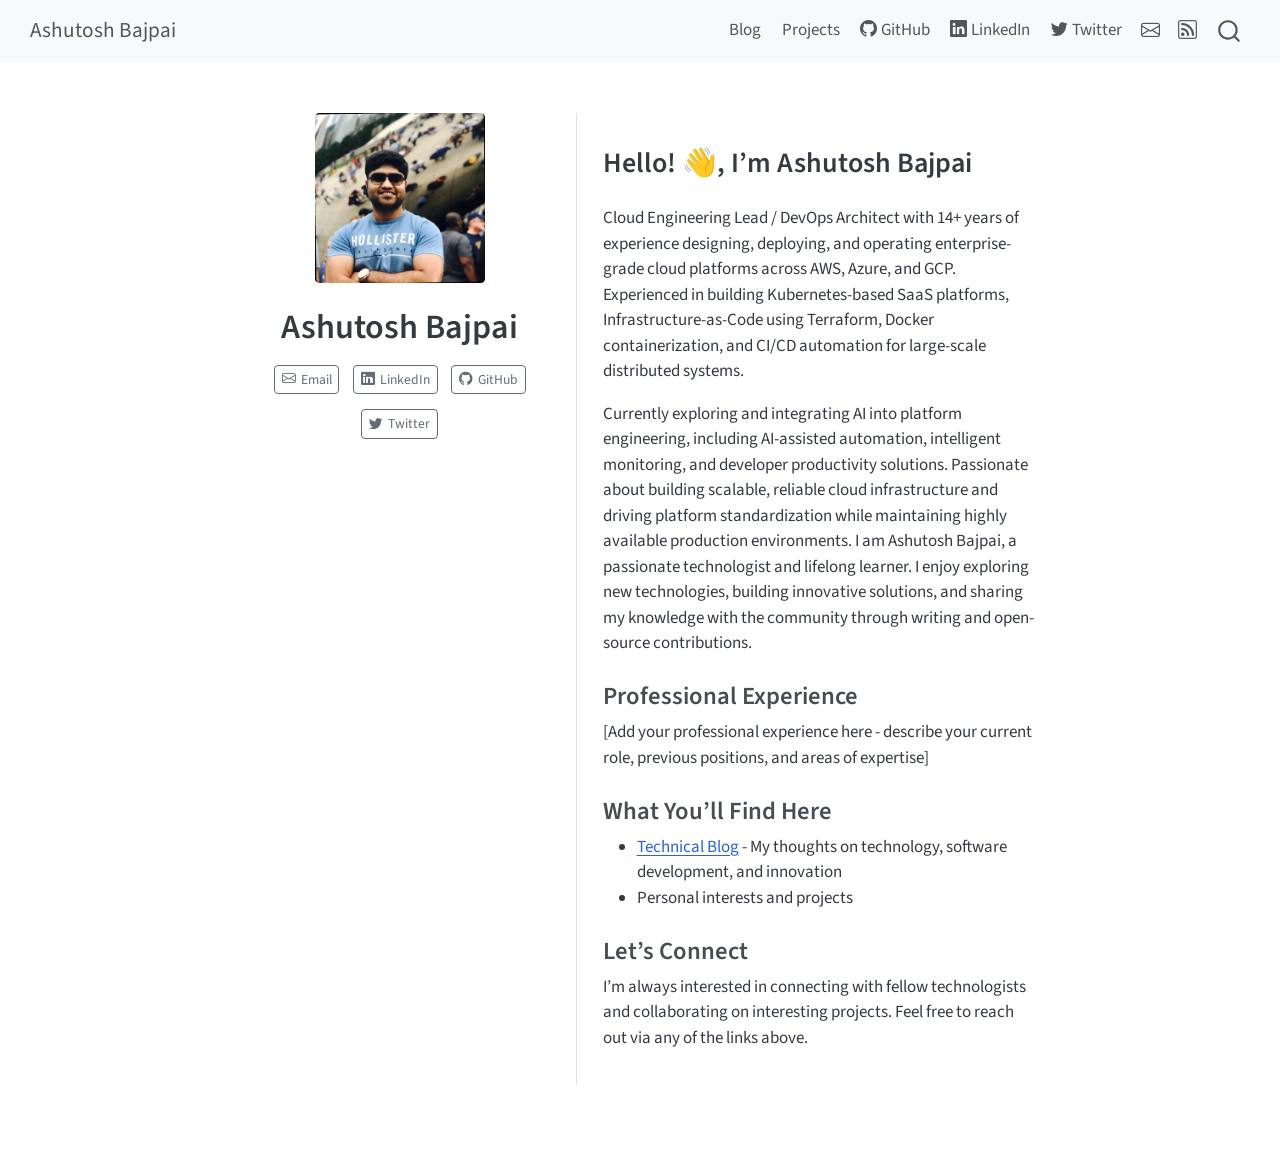
<file: index.html>
<!DOCTYPE html>
<html xmlns="http://www.w3.org/1999/xhtml" lang="en" xml:lang="en"><head>

<meta charset="utf-8">
<meta name="generator" content="quarto-1.8.27">

<meta name="viewport" content="width=device-width, initial-scale=1.0, user-scalable=yes">


<title>Ashutosh Bajpai</title>
<style>
code{white-space: pre-wrap;}
span.smallcaps{font-variant: small-caps;}
div.columns{display: flex; gap: min(4vw, 1.5em);}
div.column{flex: auto; overflow-x: auto;}
div.hanging-indent{margin-left: 1.5em; text-indent: -1.5em;}
ul.task-list{list-style: none;}
ul.task-list li input[type="checkbox"] {
  width: 0.8em;
  margin: 0 0.8em 0.2em -1em; /* quarto-specific, see https://github.com/quarto-dev/quarto-cli/issues/4556 */ 
  vertical-align: middle;
}
</style>


<script src="site_libs/quarto-nav/quarto-nav.js"></script>
<script src="site_libs/quarto-nav/headroom.min.js"></script>
<script src="site_libs/clipboard/clipboard.min.js"></script>
<script src="site_libs/quarto-search/autocomplete.umd.js"></script>
<script src="site_libs/quarto-search/fuse.min.js"></script>
<script src="site_libs/quarto-search/quarto-search.js"></script>
<meta name="quarto:offset" content="./">
<script src="site_libs/quarto-html/quarto.js" type="module"></script>
<script src="site_libs/quarto-html/tabsets/tabsets.js" type="module"></script>
<script src="site_libs/quarto-html/axe/axe-check.js" type="module"></script>
<script src="site_libs/quarto-html/popper.min.js"></script>
<script src="site_libs/quarto-html/tippy.umd.min.js"></script>
<link href="site_libs/quarto-html/tippy.css" rel="stylesheet">
<link href="site_libs/quarto-html/quarto-syntax-highlighting-ed96de9b727972fe78a7b5d16c58bf87.css" rel="stylesheet" id="quarto-text-highlighting-styles">
<script src="site_libs/bootstrap/bootstrap.min.js"></script>
<link href="site_libs/bootstrap/bootstrap-icons.css" rel="stylesheet">
<link href="site_libs/bootstrap/bootstrap-afa37c5c79185640b9c231024f4fe5ea.min.css" rel="stylesheet" append-hash="true" id="quarto-bootstrap" data-mode="light">
<script id="quarto-search-options" type="application/json">{
  "location": "navbar",
  "copy-button": false,
  "collapse-after": 3,
  "panel-placement": "end",
  "type": "overlay",
  "limit": 50,
  "keyboard-shortcut": [
    "f",
    "/",
    "s"
  ],
  "show-item-context": false,
  "language": {
    "search-no-results-text": "No results",
    "search-matching-documents-text": "matching documents",
    "search-copy-link-title": "Copy link to search",
    "search-hide-matches-text": "Hide additional matches",
    "search-more-match-text": "more match in this document",
    "search-more-matches-text": "more matches in this document",
    "search-clear-button-title": "Clear",
    "search-text-placeholder": "",
    "search-detached-cancel-button-title": "Cancel",
    "search-submit-button-title": "Submit",
    "search-label": "Search"
  }
}</script>


<link rel="stylesheet" href="styles.css">
<meta property="og:title" content="Ashutosh Bajpai">
<meta property="og:image" content="https:/ashutoshbajpai007.github.io/blog.html/images/ashutosh.jpg">
<meta property="og:site_name" content="Ashutosh Bajpai">
<meta name="twitter:title" content="Ashutosh Bajpai">
<meta name="twitter:image" content="https:/ashutoshbajpai007.github.io/blog.html/images/ashutosh.jpg">
<meta name="twitter:card" content="summary_large_image">
</head>

<body class="nav-fixed fullcontent quarto-light">

<div id="quarto-search-results"></div>
  <header id="quarto-header" class="headroom fixed-top">
    <nav class="navbar navbar-expand-lg " data-bs-theme="dark">
      <div class="navbar-container container-fluid">
      <div class="navbar-brand-container mx-auto">
    <a class="navbar-brand" href="./index.html">
    <span class="navbar-title">Ashutosh Bajpai</span>
    </a>
  </div>
            <div id="quarto-search" class="" title="Search"></div>
          <button class="navbar-toggler" type="button" data-bs-toggle="collapse" data-bs-target="#navbarCollapse" aria-controls="navbarCollapse" role="menu" aria-expanded="false" aria-label="Toggle navigation" onclick="if (window.quartoToggleHeadroom) { window.quartoToggleHeadroom(); }">
  <span class="navbar-toggler-icon"></span>
</button>
          <div class="collapse navbar-collapse" id="navbarCollapse">
            <ul class="navbar-nav navbar-nav-scroll ms-auto">
  <li class="nav-item">
    <a class="nav-link" href="./blog.html"> 
<span class="menu-text">Blog</span></a>
  </li>  
  <li class="nav-item">
    <a class="nav-link" href="./projects.html"> 
<span class="menu-text">Projects</span></a>
  </li>  
  <li class="nav-item">
    <a class="nav-link" href="https://github.com/ashutoshbajpai007"> <i class="bi bi-github" role="img">
</i> 
<span class="menu-text">GitHub</span></a>
  </li>  
  <li class="nav-item">
    <a class="nav-link" href="https://www.linkedin.com/in/ashutosh-bajpai-devops/"> <i class="bi bi-linkedin" role="img">
</i> 
<span class="menu-text">LinkedIn</span></a>
  </li>  
  <li class="nav-item">
    <a class="nav-link" href="https://twitter.com/YOUR_TWITTER_HANDLE"> <i class="bi bi-twitter" role="img">
</i> 
<span class="menu-text">Twitter</span></a>
  </li>  
  <li class="nav-item compact">
    <a class="nav-link" href="mailto:ashutosh.bajpai00007@gmail.com"> <i class="bi bi-envelope" role="img">
</i> 
<span class="menu-text"></span></a>
  </li>  
  <li class="nav-item compact">
    <a class="nav-link" href="./blog.xml"> <i class="bi bi-rss" role="img">
</i> 
<span class="menu-text"></span></a>
  </li>  
</ul>
          </div> <!-- /navcollapse -->
            <div class="quarto-navbar-tools">
</div>
      </div> <!-- /container-fluid -->
    </nav>
</header>
<!-- content -->
<div id="quarto-content" class="quarto-container page-columns page-rows-contents page-layout-article page-navbar">
<!-- sidebar -->
<!-- margin-sidebar -->
    
<!-- main -->
<div class="quarto-about-trestles">
  <div class="about-entity">
    <img src="images/ashutosh.jpg" class="about-image
  rounded " style="width: 10em;">
<header id="title-block-header" class="quarto-title-block default">
<div class="quarto-title">
<h1 class="title">Ashutosh Bajpai</h1>
</div>
<div class="quarto-title-meta">
  </div>
</header>
    <div class="about-links">
  <a href="mailto:ashutosh.bajpai00007@gmail.com" class="about-link" rel="" target="">
    <i class="bi bi-envelope"></i>
     <span class="about-link-text">Email</span>
  </a>
  <a href="https://www.linkedin.com/in/ashutosh-bajpai-devops/" class="about-link" rel="" target="">
    <i class="bi bi-linkedin"></i>
     <span class="about-link-text">LinkedIn</span>
  </a>
  <a href="https://github.com/ashutoshbajpai007" class="about-link" rel="" target="_blank">
    <i class="bi bi-github"></i>
     <span class="about-link-text">GitHub</span>
  </a>
  <a href="https://twitter.com/YOUR_TWITTER_HANDLE" class="about-link" rel="" target="_blank">
    <i class="bi bi-twitter"></i>
     <span class="about-link-text">Twitter</span>
  </a>
</div>
  </div>
  <div class="about-contents"><main class="content" id="quarto-document-content">
<div id="hero-heading">
<section id="hello-im-ashutosh-bajpai" class="level2">
<h2 data-anchor-id="hello-im-ashutosh-bajpai">Hello! 👋, I’m Ashutosh Bajpai</h2>
<p>Cloud Engineering Lead / DevOps Architect with 14+ years of experience designing, deploying, and operating enterprise-grade cloud platforms across AWS, Azure, and GCP. Experienced in building Kubernetes-based SaaS platforms, Infrastructure-as-Code using Terraform, Docker containerization, and CI/CD automation for large-scale distributed systems.</p>
<p>Currently exploring and integrating AI into platform engineering, including AI-assisted automation, intelligent monitoring, and developer productivity solutions. Passionate about building scalable, reliable cloud infrastructure and driving platform standardization while maintaining highly available production environments. I am Ashutosh Bajpai, a passionate technologist and lifelong learner. I enjoy exploring new technologies, building innovative solutions, and sharing my knowledge with the community through writing and open-source contributions.</p>
<section id="professional-experience" class="level3">
<h3 data-anchor-id="professional-experience">Professional Experience</h3>
<p>[Add your professional experience here - describe your current role, previous positions, and areas of expertise]</p>
</section>
<section id="what-youll-find-here" class="level3">
<h3 data-anchor-id="what-youll-find-here">What You’ll Find Here</h3>
<ul>
<li><a href="blog.html">Technical Blog</a> - My thoughts on technology, software development, and innovation</li>
<li>Personal interests and projects</li>
</ul>
</section>
<section id="lets-connect" class="level3">
<h3 data-anchor-id="lets-connect">Let’s Connect</h3>
<p>I’m always interested in connecting with fellow technologists and collaborating on interesting projects. Feel free to reach out via any of the links above.</p>
</section>
</section>
</div>


</main></div>
</div>
 <!-- /main -->
<script id="quarto-html-after-body" type="application/javascript">
  window.document.addEventListener("DOMContentLoaded", function (event) {
    const isCodeAnnotation = (el) => {
      for (const clz of el.classList) {
        if (clz.startsWith('code-annotation-')) {                     
          return true;
        }
      }
      return false;
    }
    const onCopySuccess = function(e) {
      // button target
      const button = e.trigger;
      // don't keep focus
      button.blur();
      // flash "checked"
      button.classList.add('code-copy-button-checked');
      var currentTitle = button.getAttribute("title");
      button.setAttribute("title", "Copied!");
      let tooltip;
      if (window.bootstrap) {
        button.setAttribute("data-bs-toggle", "tooltip");
        button.setAttribute("data-bs-placement", "left");
        button.setAttribute("data-bs-title", "Copied!");
        tooltip = new bootstrap.Tooltip(button, 
          { trigger: "manual", 
            customClass: "code-copy-button-tooltip",
            offset: [0, -8]});
        tooltip.show();    
      }
      setTimeout(function() {
        if (tooltip) {
          tooltip.hide();
          button.removeAttribute("data-bs-title");
          button.removeAttribute("data-bs-toggle");
          button.removeAttribute("data-bs-placement");
        }
        button.setAttribute("title", currentTitle);
        button.classList.remove('code-copy-button-checked');
      }, 1000);
      // clear code selection
      e.clearSelection();
    }
    const getTextToCopy = function(trigger) {
      const outerScaffold = trigger.parentElement.cloneNode(true);
      const codeEl = outerScaffold.querySelector('code');
      for (const childEl of codeEl.children) {
        if (isCodeAnnotation(childEl)) {
          childEl.remove();
        }
      }
      return codeEl.innerText;
    }
    const clipboard = new window.ClipboardJS('.code-copy-button:not([data-in-quarto-modal])', {
      text: getTextToCopy
    });
    clipboard.on('success', onCopySuccess);
    if (window.document.getElementById('quarto-embedded-source-code-modal')) {
      const clipboardModal = new window.ClipboardJS('.code-copy-button[data-in-quarto-modal]', {
        text: getTextToCopy,
        container: window.document.getElementById('quarto-embedded-source-code-modal')
      });
      clipboardModal.on('success', onCopySuccess);
    }
      var localhostRegex = new RegExp(/^(?:http|https):\/\/localhost\:?[0-9]*\//);
      var mailtoRegex = new RegExp(/^mailto:/);
        var filterRegex = new RegExp("https:\/ashutoshbajpai007\.github\.io\/blog\.html");
      var isInternal = (href) => {
          return filterRegex.test(href) || localhostRegex.test(href) || mailtoRegex.test(href);
      }
      // Inspect non-navigation links and adorn them if external
     var links = window.document.querySelectorAll('a[href]:not(.nav-link):not(.navbar-brand):not(.toc-action):not(.sidebar-link):not(.sidebar-item-toggle):not(.pagination-link):not(.no-external):not([aria-hidden]):not(.dropdown-item):not(.quarto-navigation-tool):not(.about-link)');
      for (var i=0; i<links.length; i++) {
        const link = links[i];
        if (!isInternal(link.href)) {
          // undo the damage that might have been done by quarto-nav.js in the case of
          // links that we want to consider external
          if (link.dataset.originalHref !== undefined) {
            link.href = link.dataset.originalHref;
          }
        }
      }
    function tippyHover(el, contentFn, onTriggerFn, onUntriggerFn) {
      const config = {
        allowHTML: true,
        maxWidth: 500,
        delay: 100,
        arrow: false,
        appendTo: function(el) {
            return el.parentElement;
        },
        interactive: true,
        interactiveBorder: 10,
        theme: 'quarto',
        placement: 'bottom-start',
      };
      if (contentFn) {
        config.content = contentFn;
      }
      if (onTriggerFn) {
        config.onTrigger = onTriggerFn;
      }
      if (onUntriggerFn) {
        config.onUntrigger = onUntriggerFn;
      }
      window.tippy(el, config); 
    }
    const noterefs = window.document.querySelectorAll('a[role="doc-noteref"]');
    for (var i=0; i<noterefs.length; i++) {
      const ref = noterefs[i];
      tippyHover(ref, function() {
        // use id or data attribute instead here
        let href = ref.getAttribute('data-footnote-href') || ref.getAttribute('href');
        try { href = new URL(href).hash; } catch {}
        const id = href.replace(/^#\/?/, "");
        const note = window.document.getElementById(id);
        if (note) {
          return note.innerHTML;
        } else {
          return "";
        }
      });
    }
    const xrefs = window.document.querySelectorAll('a.quarto-xref');
    const processXRef = (id, note) => {
      // Strip column container classes
      const stripColumnClz = (el) => {
        el.classList.remove("page-full", "page-columns");
        if (el.children) {
          for (const child of el.children) {
            stripColumnClz(child);
          }
        }
      }
      stripColumnClz(note)
      if (id === null || id.startsWith('sec-')) {
        // Special case sections, only their first couple elements
        const container = document.createElement("div");
        if (note.children && note.children.length > 2) {
          container.appendChild(note.children[0].cloneNode(true));
          for (let i = 1; i < note.children.length; i++) {
            const child = note.children[i];
            if (child.tagName === "P" && child.innerText === "") {
              continue;
            } else {
              container.appendChild(child.cloneNode(true));
              break;
            }
          }
          if (window.Quarto?.typesetMath) {
            window.Quarto.typesetMath(container);
          }
          return container.innerHTML
        } else {
          if (window.Quarto?.typesetMath) {
            window.Quarto.typesetMath(note);
          }
          return note.innerHTML;
        }
      } else {
        // Remove any anchor links if they are present
        const anchorLink = note.querySelector('a.anchorjs-link');
        if (anchorLink) {
          anchorLink.remove();
        }
        if (window.Quarto?.typesetMath) {
          window.Quarto.typesetMath(note);
        }
        if (note.classList.contains("callout")) {
          return note.outerHTML;
        } else {
          return note.innerHTML;
        }
      }
    }
    for (var i=0; i<xrefs.length; i++) {
      const xref = xrefs[i];
      tippyHover(xref, undefined, function(instance) {
        instance.disable();
        let url = xref.getAttribute('href');
        let hash = undefined; 
        if (url.startsWith('#')) {
          hash = url;
        } else {
          try { hash = new URL(url).hash; } catch {}
        }
        if (hash) {
          const id = hash.replace(/^#\/?/, "");
          const note = window.document.getElementById(id);
          if (note !== null) {
            try {
              const html = processXRef(id, note.cloneNode(true));
              instance.setContent(html);
            } finally {
              instance.enable();
              instance.show();
            }
          } else {
            // See if we can fetch this
            fetch(url.split('#')[0])
            .then(res => res.text())
            .then(html => {
              const parser = new DOMParser();
              const htmlDoc = parser.parseFromString(html, "text/html");
              const note = htmlDoc.getElementById(id);
              if (note !== null) {
                const html = processXRef(id, note);
                instance.setContent(html);
              } 
            }).finally(() => {
              instance.enable();
              instance.show();
            });
          }
        } else {
          // See if we can fetch a full url (with no hash to target)
          // This is a special case and we should probably do some content thinning / targeting
          fetch(url)
          .then(res => res.text())
          .then(html => {
            const parser = new DOMParser();
            const htmlDoc = parser.parseFromString(html, "text/html");
            const note = htmlDoc.querySelector('main.content');
            if (note !== null) {
              // This should only happen for chapter cross references
              // (since there is no id in the URL)
              // remove the first header
              if (note.children.length > 0 && note.children[0].tagName === "HEADER") {
                note.children[0].remove();
              }
              const html = processXRef(null, note);
              instance.setContent(html);
            } 
          }).finally(() => {
            instance.enable();
            instance.show();
          });
        }
      }, function(instance) {
      });
    }
        let selectedAnnoteEl;
        const selectorForAnnotation = ( cell, annotation) => {
          let cellAttr = 'data-code-cell="' + cell + '"';
          let lineAttr = 'data-code-annotation="' +  annotation + '"';
          const selector = 'span[' + cellAttr + '][' + lineAttr + ']';
          return selector;
        }
        const selectCodeLines = (annoteEl) => {
          const doc = window.document;
          const targetCell = annoteEl.getAttribute("data-target-cell");
          const targetAnnotation = annoteEl.getAttribute("data-target-annotation");
          const annoteSpan = window.document.querySelector(selectorForAnnotation(targetCell, targetAnnotation));
          const lines = annoteSpan.getAttribute("data-code-lines").split(",");
          const lineIds = lines.map((line) => {
            return targetCell + "-" + line;
          })
          let top = null;
          let height = null;
          let parent = null;
          if (lineIds.length > 0) {
              //compute the position of the single el (top and bottom and make a div)
              const el = window.document.getElementById(lineIds[0]);
              top = el.offsetTop;
              height = el.offsetHeight;
              parent = el.parentElement.parentElement;
            if (lineIds.length > 1) {
              const lastEl = window.document.getElementById(lineIds[lineIds.length - 1]);
              const bottom = lastEl.offsetTop + lastEl.offsetHeight;
              height = bottom - top;
            }
            if (top !== null && height !== null && parent !== null) {
              // cook up a div (if necessary) and position it 
              let div = window.document.getElementById("code-annotation-line-highlight");
              if (div === null) {
                div = window.document.createElement("div");
                div.setAttribute("id", "code-annotation-line-highlight");
                div.style.position = 'absolute';
                parent.appendChild(div);
              }
              div.style.top = top - 2 + "px";
              div.style.height = height + 4 + "px";
              div.style.left = 0;
              let gutterDiv = window.document.getElementById("code-annotation-line-highlight-gutter");
              if (gutterDiv === null) {
                gutterDiv = window.document.createElement("div");
                gutterDiv.setAttribute("id", "code-annotation-line-highlight-gutter");
                gutterDiv.style.position = 'absolute';
                const codeCell = window.document.getElementById(targetCell);
                const gutter = codeCell.querySelector('.code-annotation-gutter');
                gutter.appendChild(gutterDiv);
              }
              gutterDiv.style.top = top - 2 + "px";
              gutterDiv.style.height = height + 4 + "px";
            }
            selectedAnnoteEl = annoteEl;
          }
        };
        const unselectCodeLines = () => {
          const elementsIds = ["code-annotation-line-highlight", "code-annotation-line-highlight-gutter"];
          elementsIds.forEach((elId) => {
            const div = window.document.getElementById(elId);
            if (div) {
              div.remove();
            }
          });
          selectedAnnoteEl = undefined;
        };
          // Handle positioning of the toggle
      window.addEventListener(
        "resize",
        throttle(() => {
          elRect = undefined;
          if (selectedAnnoteEl) {
            selectCodeLines(selectedAnnoteEl);
          }
        }, 10)
      );
      function throttle(fn, ms) {
      let throttle = false;
      let timer;
        return (...args) => {
          if(!throttle) { // first call gets through
              fn.apply(this, args);
              throttle = true;
          } else { // all the others get throttled
              if(timer) clearTimeout(timer); // cancel #2
              timer = setTimeout(() => {
                fn.apply(this, args);
                timer = throttle = false;
              }, ms);
          }
        };
      }
        // Attach click handler to the DT
        const annoteDls = window.document.querySelectorAll('dt[data-target-cell]');
        for (const annoteDlNode of annoteDls) {
          annoteDlNode.addEventListener('click', (event) => {
            const clickedEl = event.target;
            if (clickedEl !== selectedAnnoteEl) {
              unselectCodeLines();
              const activeEl = window.document.querySelector('dt[data-target-cell].code-annotation-active');
              if (activeEl) {
                activeEl.classList.remove('code-annotation-active');
              }
              selectCodeLines(clickedEl);
              clickedEl.classList.add('code-annotation-active');
            } else {
              // Unselect the line
              unselectCodeLines();
              clickedEl.classList.remove('code-annotation-active');
            }
          });
        }
    const findCites = (el) => {
      const parentEl = el.parentElement;
      if (parentEl) {
        const cites = parentEl.dataset.cites;
        if (cites) {
          return {
            el,
            cites: cites.split(' ')
          };
        } else {
          return findCites(el.parentElement)
        }
      } else {
        return undefined;
      }
    };
    var bibliorefs = window.document.querySelectorAll('a[role="doc-biblioref"]');
    for (var i=0; i<bibliorefs.length; i++) {
      const ref = bibliorefs[i];
      const citeInfo = findCites(ref);
      if (citeInfo) {
        tippyHover(citeInfo.el, function() {
          var popup = window.document.createElement('div');
          citeInfo.cites.forEach(function(cite) {
            var citeDiv = window.document.createElement('div');
            citeDiv.classList.add('hanging-indent');
            citeDiv.classList.add('csl-entry');
            var biblioDiv = window.document.getElementById('ref-' + cite);
            if (biblioDiv) {
              citeDiv.innerHTML = biblioDiv.innerHTML;
            }
            popup.appendChild(citeDiv);
          });
          return popup.innerHTML;
        });
      }
    }
  });
  </script>
</div> <!-- /content -->




</body></html>
</file>
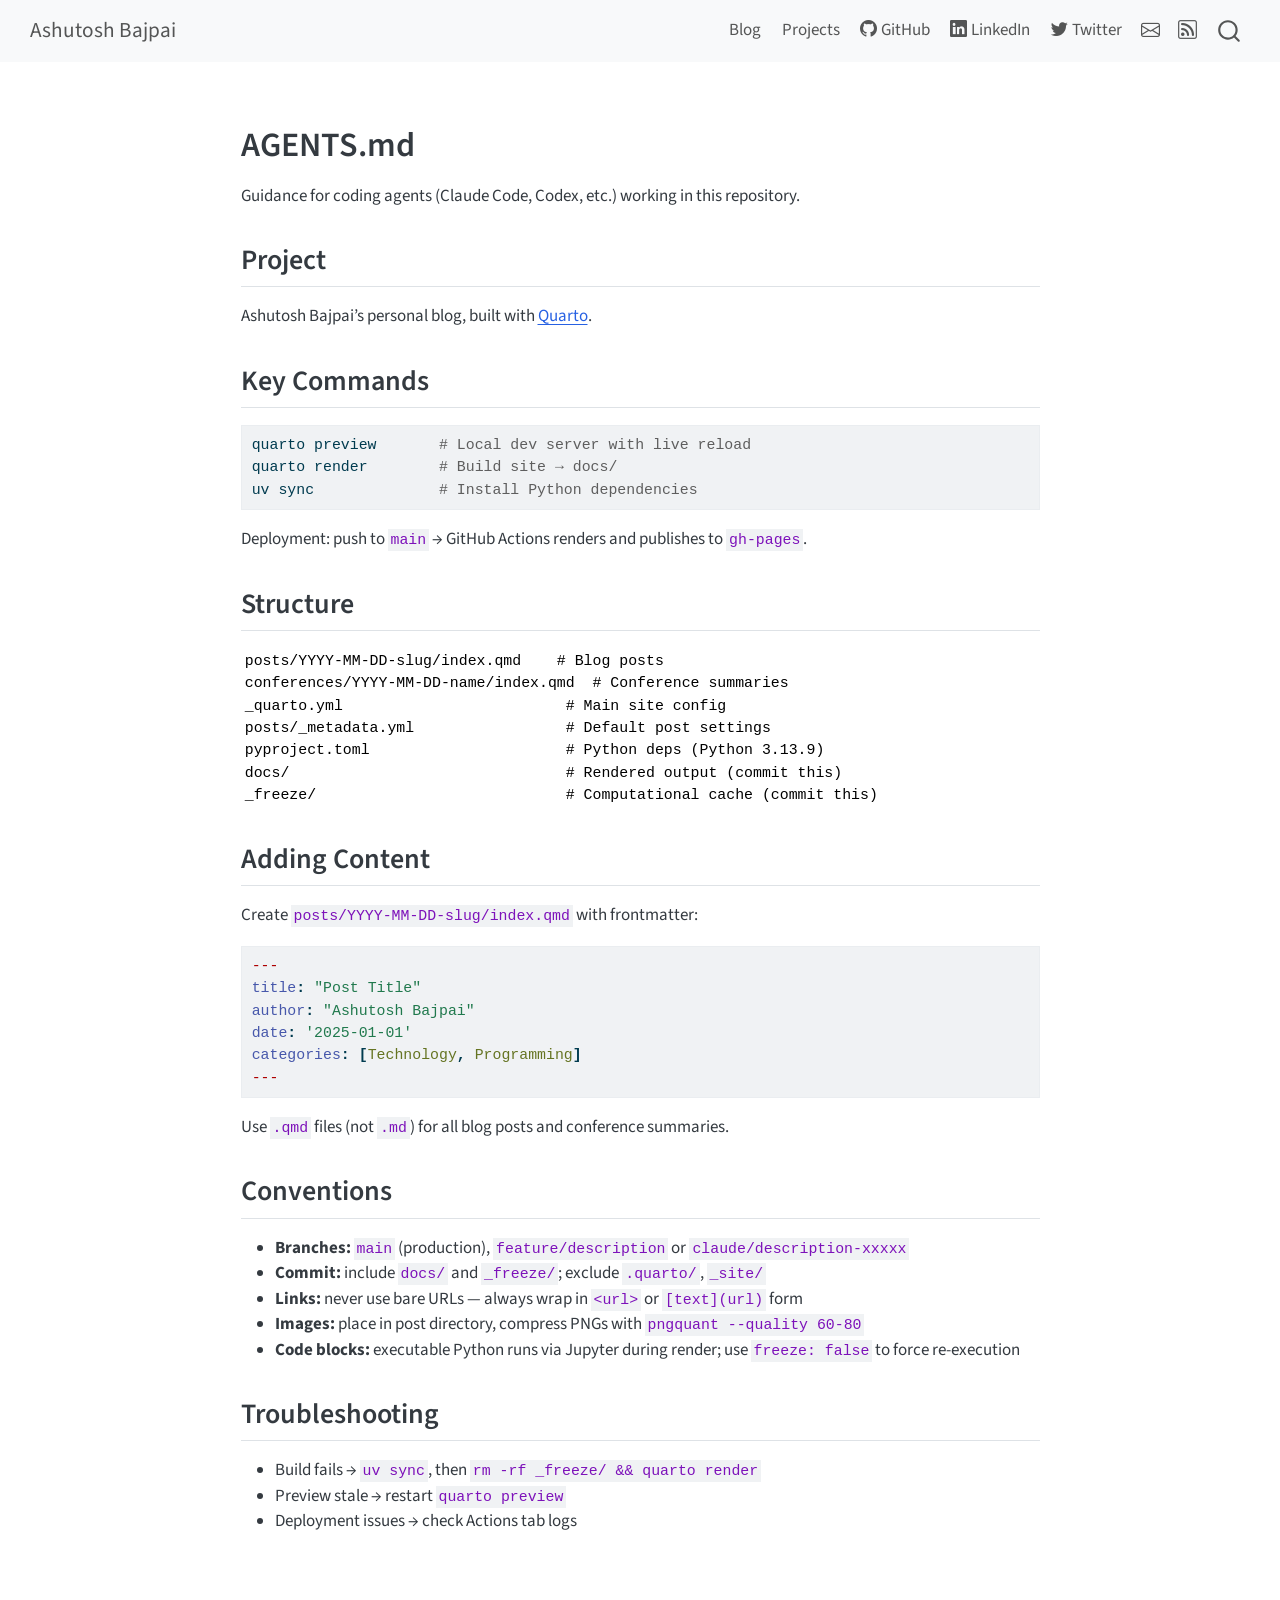
<file: AGENTS.html>
<!DOCTYPE html>
<html xmlns="http://www.w3.org/1999/xhtml" lang="en" xml:lang="en"><head>

<meta charset="utf-8">
<meta name="generator" content="quarto-1.8.27">

<meta name="viewport" content="width=device-width, initial-scale=1.0, user-scalable=yes">


<title>agents – Ashutosh Bajpai</title>
<style>
code{white-space: pre-wrap;}
span.smallcaps{font-variant: small-caps;}
div.columns{display: flex; gap: min(4vw, 1.5em);}
div.column{flex: auto; overflow-x: auto;}
div.hanging-indent{margin-left: 1.5em; text-indent: -1.5em;}
ul.task-list{list-style: none;}
ul.task-list li input[type="checkbox"] {
  width: 0.8em;
  margin: 0 0.8em 0.2em -1em; /* quarto-specific, see https://github.com/quarto-dev/quarto-cli/issues/4556 */ 
  vertical-align: middle;
}
/* CSS for syntax highlighting */
html { -webkit-text-size-adjust: 100%; }
pre > code.sourceCode { white-space: pre; position: relative; }
pre > code.sourceCode > span { display: inline-block; line-height: 1.25; }
pre > code.sourceCode > span:empty { height: 1.2em; }
.sourceCode { overflow: visible; }
code.sourceCode > span { color: inherit; text-decoration: inherit; }
div.sourceCode { margin: 1em 0; }
pre.sourceCode { margin: 0; }
@media screen {
div.sourceCode { overflow: auto; }
}
@media print {
pre > code.sourceCode { white-space: pre-wrap; }
pre > code.sourceCode > span { text-indent: -5em; padding-left: 5em; }
}
pre.numberSource code
  { counter-reset: source-line 0; }
pre.numberSource code > span
  { position: relative; left: -4em; counter-increment: source-line; }
pre.numberSource code > span > a:first-child::before
  { content: counter(source-line);
    position: relative; left: -1em; text-align: right; vertical-align: baseline;
    border: none; display: inline-block;
    -webkit-touch-callout: none; -webkit-user-select: none;
    -khtml-user-select: none; -moz-user-select: none;
    -ms-user-select: none; user-select: none;
    padding: 0 4px; width: 4em;
  }
pre.numberSource { margin-left: 3em;  padding-left: 4px; }
div.sourceCode
  {   }
@media screen {
pre > code.sourceCode > span > a:first-child::before { text-decoration: underline; }
}
</style>


<script src="site_libs/quarto-nav/quarto-nav.js"></script>
<script src="site_libs/quarto-nav/headroom.min.js"></script>
<script src="site_libs/clipboard/clipboard.min.js"></script>
<script src="site_libs/quarto-search/autocomplete.umd.js"></script>
<script src="site_libs/quarto-search/fuse.min.js"></script>
<script src="site_libs/quarto-search/quarto-search.js"></script>
<meta name="quarto:offset" content="./">
<script src="site_libs/quarto-html/quarto.js" type="module"></script>
<script src="site_libs/quarto-html/tabsets/tabsets.js" type="module"></script>
<script src="site_libs/quarto-html/axe/axe-check.js" type="module"></script>
<script src="site_libs/quarto-html/popper.min.js"></script>
<script src="site_libs/quarto-html/tippy.umd.min.js"></script>
<script src="site_libs/quarto-html/anchor.min.js"></script>
<link href="site_libs/quarto-html/tippy.css" rel="stylesheet">
<link href="site_libs/quarto-html/quarto-syntax-highlighting-ed96de9b727972fe78a7b5d16c58bf87.css" rel="stylesheet" id="quarto-text-highlighting-styles">
<script src="site_libs/bootstrap/bootstrap.min.js"></script>
<link href="site_libs/bootstrap/bootstrap-icons.css" rel="stylesheet">
<link href="site_libs/bootstrap/bootstrap-afa37c5c79185640b9c231024f4fe5ea.min.css" rel="stylesheet" append-hash="true" id="quarto-bootstrap" data-mode="light">
<script id="quarto-search-options" type="application/json">{
  "location": "navbar",
  "copy-button": false,
  "collapse-after": 3,
  "panel-placement": "end",
  "type": "overlay",
  "limit": 50,
  "keyboard-shortcut": [
    "f",
    "/",
    "s"
  ],
  "show-item-context": false,
  "language": {
    "search-no-results-text": "No results",
    "search-matching-documents-text": "matching documents",
    "search-copy-link-title": "Copy link to search",
    "search-hide-matches-text": "Hide additional matches",
    "search-more-match-text": "more match in this document",
    "search-more-matches-text": "more matches in this document",
    "search-clear-button-title": "Clear",
    "search-text-placeholder": "",
    "search-detached-cancel-button-title": "Cancel",
    "search-submit-button-title": "Submit",
    "search-label": "Search"
  }
}</script>


<link rel="stylesheet" href="styles.css">
<meta property="og:title" content="Ashutosh Bajpai">
<meta property="og:description" content="This is Ashutosh Bajpai’s personal website">
<meta property="og:site_name" content="Ashutosh Bajpai">
<meta name="twitter:title" content="Ashutosh Bajpai">
<meta name="twitter:description" content="This is Ashutosh Bajpai’s personal website">
<meta name="twitter:card" content="summary_large_image">
</head>

<body class="nav-fixed fullcontent quarto-light">

<div id="quarto-search-results"></div>
  <header id="quarto-header" class="headroom fixed-top">
    <nav class="navbar navbar-expand-lg " data-bs-theme="dark">
      <div class="navbar-container container-fluid">
      <div class="navbar-brand-container mx-auto">
    <a class="navbar-brand" href="./index.html">
    <span class="navbar-title">Ashutosh Bajpai</span>
    </a>
  </div>
            <div id="quarto-search" class="" title="Search"></div>
          <button class="navbar-toggler" type="button" data-bs-toggle="collapse" data-bs-target="#navbarCollapse" aria-controls="navbarCollapse" role="menu" aria-expanded="false" aria-label="Toggle navigation" onclick="if (window.quartoToggleHeadroom) { window.quartoToggleHeadroom(); }">
  <span class="navbar-toggler-icon"></span>
</button>
          <div class="collapse navbar-collapse" id="navbarCollapse">
            <ul class="navbar-nav navbar-nav-scroll ms-auto">
  <li class="nav-item">
    <a class="nav-link" href="./blog.html"> 
<span class="menu-text">Blog</span></a>
  </li>  
  <li class="nav-item">
    <a class="nav-link" href="./projects.html"> 
<span class="menu-text">Projects</span></a>
  </li>  
  <li class="nav-item">
    <a class="nav-link" href="https://github.com/ashutoshbajpai007"> <i class="bi bi-github" role="img">
</i> 
<span class="menu-text">GitHub</span></a>
  </li>  
  <li class="nav-item">
    <a class="nav-link" href="https://www.linkedin.com/in/ashutosh-bajpai-devops/"> <i class="bi bi-linkedin" role="img">
</i> 
<span class="menu-text">LinkedIn</span></a>
  </li>  
  <li class="nav-item">
    <a class="nav-link" href="https://twitter.com/YOUR_TWITTER_HANDLE"> <i class="bi bi-twitter" role="img">
</i> 
<span class="menu-text">Twitter</span></a>
  </li>  
  <li class="nav-item compact">
    <a class="nav-link" href="mailto:ashutosh.bajpai00007@gmail.com"> <i class="bi bi-envelope" role="img">
</i> 
<span class="menu-text"></span></a>
  </li>  
  <li class="nav-item compact">
    <a class="nav-link" href="./blog.xml"> <i class="bi bi-rss" role="img">
</i> 
<span class="menu-text"></span></a>
  </li>  
</ul>
          </div> <!-- /navcollapse -->
            <div class="quarto-navbar-tools">
</div>
      </div> <!-- /container-fluid -->
    </nav>
</header>
<!-- content -->
<div id="quarto-content" class="quarto-container page-columns page-rows-contents page-layout-article page-navbar">
<!-- sidebar -->
<!-- margin-sidebar -->
    
<!-- main -->
<main class="content" id="quarto-document-content"><header id="title-block-header" class="quarto-title-block"></header>




<section id="agents.md" class="level1">
<h1>AGENTS.md</h1>
<p>Guidance for coding agents (Claude Code, Codex, etc.) working in this repository.</p>
<section id="project" class="level2">
<h2 class="anchored" data-anchor-id="project">Project</h2>
<p>Ashutosh Bajpai’s personal blog, built with <a href="https://quarto.org/">Quarto</a>.</p>
</section>
<section id="key-commands" class="level2">
<h2 class="anchored" data-anchor-id="key-commands">Key Commands</h2>
<div class="code-copy-outer-scaffold"><div class="sourceCode" id="cb1"><pre class="sourceCode bash code-with-copy"><code class="sourceCode bash"><span id="cb1-1"><a href="#cb1-1" aria-hidden="true" tabindex="-1"></a><span class="ex">quarto</span> preview       <span class="co"># Local dev server with live reload</span></span>
<span id="cb1-2"><a href="#cb1-2" aria-hidden="true" tabindex="-1"></a><span class="ex">quarto</span> render        <span class="co"># Build site → docs/</span></span>
<span id="cb1-3"><a href="#cb1-3" aria-hidden="true" tabindex="-1"></a><span class="ex">uv</span> sync              <span class="co"># Install Python dependencies</span></span></code></pre></div><button title="Copy to Clipboard" class="code-copy-button"><i class="bi"></i></button></div>
<p>Deployment: push to <code>main</code> → GitHub Actions renders and publishes to <code>gh-pages</code>.</p>
</section>
<section id="structure" class="level2">
<h2 class="anchored" data-anchor-id="structure">Structure</h2>
<pre class="text"><code>posts/YYYY-MM-DD-slug/index.qmd    # Blog posts
conferences/YYYY-MM-DD-name/index.qmd  # Conference summaries
_quarto.yml                         # Main site config
posts/_metadata.yml                 # Default post settings
pyproject.toml                      # Python deps (Python 3.13.9)
docs/                               # Rendered output (commit this)
_freeze/                            # Computational cache (commit this)</code></pre>
</section>
<section id="adding-content" class="level2">
<h2 class="anchored" data-anchor-id="adding-content">Adding Content</h2>
<p>Create <code>posts/YYYY-MM-DD-slug/index.qmd</code> with frontmatter:</p>
<div class="code-copy-outer-scaffold"><div class="sourceCode" id="cb3"><pre class="sourceCode yaml code-with-copy"><code class="sourceCode yaml"><span id="cb3-1"><a href="#cb3-1" aria-hidden="true" tabindex="-1"></a><span class="pp">---</span></span>
<span id="cb3-2"><a href="#cb3-2" aria-hidden="true" tabindex="-1"></a><span class="fu">title</span><span class="kw">:</span><span class="at"> </span><span class="st">"Post Title"</span></span>
<span id="cb3-3"><a href="#cb3-3" aria-hidden="true" tabindex="-1"></a><span class="fu">author</span><span class="kw">:</span><span class="at"> </span><span class="st">"Ashutosh Bajpai"</span></span>
<span id="cb3-4"><a href="#cb3-4" aria-hidden="true" tabindex="-1"></a><span class="fu">date</span><span class="kw">:</span><span class="at"> </span><span class="st">'2025-01-01'</span></span>
<span id="cb3-5"><a href="#cb3-5" aria-hidden="true" tabindex="-1"></a><span class="fu">categories</span><span class="kw">:</span><span class="at"> </span><span class="kw">[</span><span class="at">Technology</span><span class="kw">,</span><span class="at"> Programming</span><span class="kw">]</span></span>
<span id="cb3-6"><a href="#cb3-6" aria-hidden="true" tabindex="-1"></a><span class="pp">---</span></span></code></pre></div><button title="Copy to Clipboard" class="code-copy-button"><i class="bi"></i></button></div>
<p>Use <code>.qmd</code> files (not <code>.md</code>) for all blog posts and conference summaries.</p>
</section>
<section id="conventions" class="level2">
<h2 class="anchored" data-anchor-id="conventions">Conventions</h2>
<ul>
<li><strong>Branches:</strong> <code>main</code> (production), <code>feature/description</code> or <code>claude/description-xxxxx</code></li>
<li><strong>Commit:</strong> include <code>docs/</code> and <code>_freeze/</code>; exclude <code>.quarto/</code>, <code>_site/</code></li>
<li><strong>Links:</strong> never use bare URLs — always wrap in <code>&lt;url&gt;</code> or <code>[text](url)</code> form</li>
<li><strong>Images:</strong> place in post directory, compress PNGs with <code>pngquant --quality 60-80</code></li>
<li><strong>Code blocks:</strong> executable Python runs via Jupyter during render; use <code>freeze: false</code> to force re-execution</li>
</ul>
</section>
<section id="troubleshooting" class="level2">
<h2 class="anchored" data-anchor-id="troubleshooting">Troubleshooting</h2>
<ul>
<li>Build fails → <code>uv sync</code>, then <code>rm -rf _freeze/ &amp;&amp; quarto render</code></li>
<li>Preview stale → restart <code>quarto preview</code></li>
<li>Deployment issues → check Actions tab logs</li>
</ul>


</section>
</section>

</main> <!-- /main -->
<script id="quarto-html-after-body" type="application/javascript">
  window.document.addEventListener("DOMContentLoaded", function (event) {
    const icon = "";
    const anchorJS = new window.AnchorJS();
    anchorJS.options = {
      placement: 'right',
      icon: icon
    };
    anchorJS.add('.anchored');
    const isCodeAnnotation = (el) => {
      for (const clz of el.classList) {
        if (clz.startsWith('code-annotation-')) {                     
          return true;
        }
      }
      return false;
    }
    const onCopySuccess = function(e) {
      // button target
      const button = e.trigger;
      // don't keep focus
      button.blur();
      // flash "checked"
      button.classList.add('code-copy-button-checked');
      var currentTitle = button.getAttribute("title");
      button.setAttribute("title", "Copied!");
      let tooltip;
      if (window.bootstrap) {
        button.setAttribute("data-bs-toggle", "tooltip");
        button.setAttribute("data-bs-placement", "left");
        button.setAttribute("data-bs-title", "Copied!");
        tooltip = new bootstrap.Tooltip(button, 
          { trigger: "manual", 
            customClass: "code-copy-button-tooltip",
            offset: [0, -8]});
        tooltip.show();    
      }
      setTimeout(function() {
        if (tooltip) {
          tooltip.hide();
          button.removeAttribute("data-bs-title");
          button.removeAttribute("data-bs-toggle");
          button.removeAttribute("data-bs-placement");
        }
        button.setAttribute("title", currentTitle);
        button.classList.remove('code-copy-button-checked');
      }, 1000);
      // clear code selection
      e.clearSelection();
    }
    const getTextToCopy = function(trigger) {
      const outerScaffold = trigger.parentElement.cloneNode(true);
      const codeEl = outerScaffold.querySelector('code');
      for (const childEl of codeEl.children) {
        if (isCodeAnnotation(childEl)) {
          childEl.remove();
        }
      }
      return codeEl.innerText;
    }
    const clipboard = new window.ClipboardJS('.code-copy-button:not([data-in-quarto-modal])', {
      text: getTextToCopy
    });
    clipboard.on('success', onCopySuccess);
    if (window.document.getElementById('quarto-embedded-source-code-modal')) {
      const clipboardModal = new window.ClipboardJS('.code-copy-button[data-in-quarto-modal]', {
        text: getTextToCopy,
        container: window.document.getElementById('quarto-embedded-source-code-modal')
      });
      clipboardModal.on('success', onCopySuccess);
    }
      var localhostRegex = new RegExp(/^(?:http|https):\/\/localhost\:?[0-9]*\//);
      var mailtoRegex = new RegExp(/^mailto:/);
        var filterRegex = new RegExp("https:\/ashutoshbajpai007\.github\.io\/blog\.html");
      var isInternal = (href) => {
          return filterRegex.test(href) || localhostRegex.test(href) || mailtoRegex.test(href);
      }
      // Inspect non-navigation links and adorn them if external
     var links = window.document.querySelectorAll('a[href]:not(.nav-link):not(.navbar-brand):not(.toc-action):not(.sidebar-link):not(.sidebar-item-toggle):not(.pagination-link):not(.no-external):not([aria-hidden]):not(.dropdown-item):not(.quarto-navigation-tool):not(.about-link)');
      for (var i=0; i<links.length; i++) {
        const link = links[i];
        if (!isInternal(link.href)) {
          // undo the damage that might have been done by quarto-nav.js in the case of
          // links that we want to consider external
          if (link.dataset.originalHref !== undefined) {
            link.href = link.dataset.originalHref;
          }
        }
      }
    function tippyHover(el, contentFn, onTriggerFn, onUntriggerFn) {
      const config = {
        allowHTML: true,
        maxWidth: 500,
        delay: 100,
        arrow: false,
        appendTo: function(el) {
            return el.parentElement;
        },
        interactive: true,
        interactiveBorder: 10,
        theme: 'quarto',
        placement: 'bottom-start',
      };
      if (contentFn) {
        config.content = contentFn;
      }
      if (onTriggerFn) {
        config.onTrigger = onTriggerFn;
      }
      if (onUntriggerFn) {
        config.onUntrigger = onUntriggerFn;
      }
      window.tippy(el, config); 
    }
    const noterefs = window.document.querySelectorAll('a[role="doc-noteref"]');
    for (var i=0; i<noterefs.length; i++) {
      const ref = noterefs[i];
      tippyHover(ref, function() {
        // use id or data attribute instead here
        let href = ref.getAttribute('data-footnote-href') || ref.getAttribute('href');
        try { href = new URL(href).hash; } catch {}
        const id = href.replace(/^#\/?/, "");
        const note = window.document.getElementById(id);
        if (note) {
          return note.innerHTML;
        } else {
          return "";
        }
      });
    }
    const xrefs = window.document.querySelectorAll('a.quarto-xref');
    const processXRef = (id, note) => {
      // Strip column container classes
      const stripColumnClz = (el) => {
        el.classList.remove("page-full", "page-columns");
        if (el.children) {
          for (const child of el.children) {
            stripColumnClz(child);
          }
        }
      }
      stripColumnClz(note)
      if (id === null || id.startsWith('sec-')) {
        // Special case sections, only their first couple elements
        const container = document.createElement("div");
        if (note.children && note.children.length > 2) {
          container.appendChild(note.children[0].cloneNode(true));
          for (let i = 1; i < note.children.length; i++) {
            const child = note.children[i];
            if (child.tagName === "P" && child.innerText === "") {
              continue;
            } else {
              container.appendChild(child.cloneNode(true));
              break;
            }
          }
          if (window.Quarto?.typesetMath) {
            window.Quarto.typesetMath(container);
          }
          return container.innerHTML
        } else {
          if (window.Quarto?.typesetMath) {
            window.Quarto.typesetMath(note);
          }
          return note.innerHTML;
        }
      } else {
        // Remove any anchor links if they are present
        const anchorLink = note.querySelector('a.anchorjs-link');
        if (anchorLink) {
          anchorLink.remove();
        }
        if (window.Quarto?.typesetMath) {
          window.Quarto.typesetMath(note);
        }
        if (note.classList.contains("callout")) {
          return note.outerHTML;
        } else {
          return note.innerHTML;
        }
      }
    }
    for (var i=0; i<xrefs.length; i++) {
      const xref = xrefs[i];
      tippyHover(xref, undefined, function(instance) {
        instance.disable();
        let url = xref.getAttribute('href');
        let hash = undefined; 
        if (url.startsWith('#')) {
          hash = url;
        } else {
          try { hash = new URL(url).hash; } catch {}
        }
        if (hash) {
          const id = hash.replace(/^#\/?/, "");
          const note = window.document.getElementById(id);
          if (note !== null) {
            try {
              const html = processXRef(id, note.cloneNode(true));
              instance.setContent(html);
            } finally {
              instance.enable();
              instance.show();
            }
          } else {
            // See if we can fetch this
            fetch(url.split('#')[0])
            .then(res => res.text())
            .then(html => {
              const parser = new DOMParser();
              const htmlDoc = parser.parseFromString(html, "text/html");
              const note = htmlDoc.getElementById(id);
              if (note !== null) {
                const html = processXRef(id, note);
                instance.setContent(html);
              } 
            }).finally(() => {
              instance.enable();
              instance.show();
            });
          }
        } else {
          // See if we can fetch a full url (with no hash to target)
          // This is a special case and we should probably do some content thinning / targeting
          fetch(url)
          .then(res => res.text())
          .then(html => {
            const parser = new DOMParser();
            const htmlDoc = parser.parseFromString(html, "text/html");
            const note = htmlDoc.querySelector('main.content');
            if (note !== null) {
              // This should only happen for chapter cross references
              // (since there is no id in the URL)
              // remove the first header
              if (note.children.length > 0 && note.children[0].tagName === "HEADER") {
                note.children[0].remove();
              }
              const html = processXRef(null, note);
              instance.setContent(html);
            } 
          }).finally(() => {
            instance.enable();
            instance.show();
          });
        }
      }, function(instance) {
      });
    }
        let selectedAnnoteEl;
        const selectorForAnnotation = ( cell, annotation) => {
          let cellAttr = 'data-code-cell="' + cell + '"';
          let lineAttr = 'data-code-annotation="' +  annotation + '"';
          const selector = 'span[' + cellAttr + '][' + lineAttr + ']';
          return selector;
        }
        const selectCodeLines = (annoteEl) => {
          const doc = window.document;
          const targetCell = annoteEl.getAttribute("data-target-cell");
          const targetAnnotation = annoteEl.getAttribute("data-target-annotation");
          const annoteSpan = window.document.querySelector(selectorForAnnotation(targetCell, targetAnnotation));
          const lines = annoteSpan.getAttribute("data-code-lines").split(",");
          const lineIds = lines.map((line) => {
            return targetCell + "-" + line;
          })
          let top = null;
          let height = null;
          let parent = null;
          if (lineIds.length > 0) {
              //compute the position of the single el (top and bottom and make a div)
              const el = window.document.getElementById(lineIds[0]);
              top = el.offsetTop;
              height = el.offsetHeight;
              parent = el.parentElement.parentElement;
            if (lineIds.length > 1) {
              const lastEl = window.document.getElementById(lineIds[lineIds.length - 1]);
              const bottom = lastEl.offsetTop + lastEl.offsetHeight;
              height = bottom - top;
            }
            if (top !== null && height !== null && parent !== null) {
              // cook up a div (if necessary) and position it 
              let div = window.document.getElementById("code-annotation-line-highlight");
              if (div === null) {
                div = window.document.createElement("div");
                div.setAttribute("id", "code-annotation-line-highlight");
                div.style.position = 'absolute';
                parent.appendChild(div);
              }
              div.style.top = top - 2 + "px";
              div.style.height = height + 4 + "px";
              div.style.left = 0;
              let gutterDiv = window.document.getElementById("code-annotation-line-highlight-gutter");
              if (gutterDiv === null) {
                gutterDiv = window.document.createElement("div");
                gutterDiv.setAttribute("id", "code-annotation-line-highlight-gutter");
                gutterDiv.style.position = 'absolute';
                const codeCell = window.document.getElementById(targetCell);
                const gutter = codeCell.querySelector('.code-annotation-gutter');
                gutter.appendChild(gutterDiv);
              }
              gutterDiv.style.top = top - 2 + "px";
              gutterDiv.style.height = height + 4 + "px";
            }
            selectedAnnoteEl = annoteEl;
          }
        };
        const unselectCodeLines = () => {
          const elementsIds = ["code-annotation-line-highlight", "code-annotation-line-highlight-gutter"];
          elementsIds.forEach((elId) => {
            const div = window.document.getElementById(elId);
            if (div) {
              div.remove();
            }
          });
          selectedAnnoteEl = undefined;
        };
          // Handle positioning of the toggle
      window.addEventListener(
        "resize",
        throttle(() => {
          elRect = undefined;
          if (selectedAnnoteEl) {
            selectCodeLines(selectedAnnoteEl);
          }
        }, 10)
      );
      function throttle(fn, ms) {
      let throttle = false;
      let timer;
        return (...args) => {
          if(!throttle) { // first call gets through
              fn.apply(this, args);
              throttle = true;
          } else { // all the others get throttled
              if(timer) clearTimeout(timer); // cancel #2
              timer = setTimeout(() => {
                fn.apply(this, args);
                timer = throttle = false;
              }, ms);
          }
        };
      }
        // Attach click handler to the DT
        const annoteDls = window.document.querySelectorAll('dt[data-target-cell]');
        for (const annoteDlNode of annoteDls) {
          annoteDlNode.addEventListener('click', (event) => {
            const clickedEl = event.target;
            if (clickedEl !== selectedAnnoteEl) {
              unselectCodeLines();
              const activeEl = window.document.querySelector('dt[data-target-cell].code-annotation-active');
              if (activeEl) {
                activeEl.classList.remove('code-annotation-active');
              }
              selectCodeLines(clickedEl);
              clickedEl.classList.add('code-annotation-active');
            } else {
              // Unselect the line
              unselectCodeLines();
              clickedEl.classList.remove('code-annotation-active');
            }
          });
        }
    const findCites = (el) => {
      const parentEl = el.parentElement;
      if (parentEl) {
        const cites = parentEl.dataset.cites;
        if (cites) {
          return {
            el,
            cites: cites.split(' ')
          };
        } else {
          return findCites(el.parentElement)
        }
      } else {
        return undefined;
      }
    };
    var bibliorefs = window.document.querySelectorAll('a[role="doc-biblioref"]');
    for (var i=0; i<bibliorefs.length; i++) {
      const ref = bibliorefs[i];
      const citeInfo = findCites(ref);
      if (citeInfo) {
        tippyHover(citeInfo.el, function() {
          var popup = window.document.createElement('div');
          citeInfo.cites.forEach(function(cite) {
            var citeDiv = window.document.createElement('div');
            citeDiv.classList.add('hanging-indent');
            citeDiv.classList.add('csl-entry');
            var biblioDiv = window.document.getElementById('ref-' + cite);
            if (biblioDiv) {
              citeDiv.innerHTML = biblioDiv.innerHTML;
            }
            popup.appendChild(citeDiv);
          });
          return popup.innerHTML;
        });
      }
    }
  });
  </script>
</div> <!-- /content -->




</body></html>
</file>
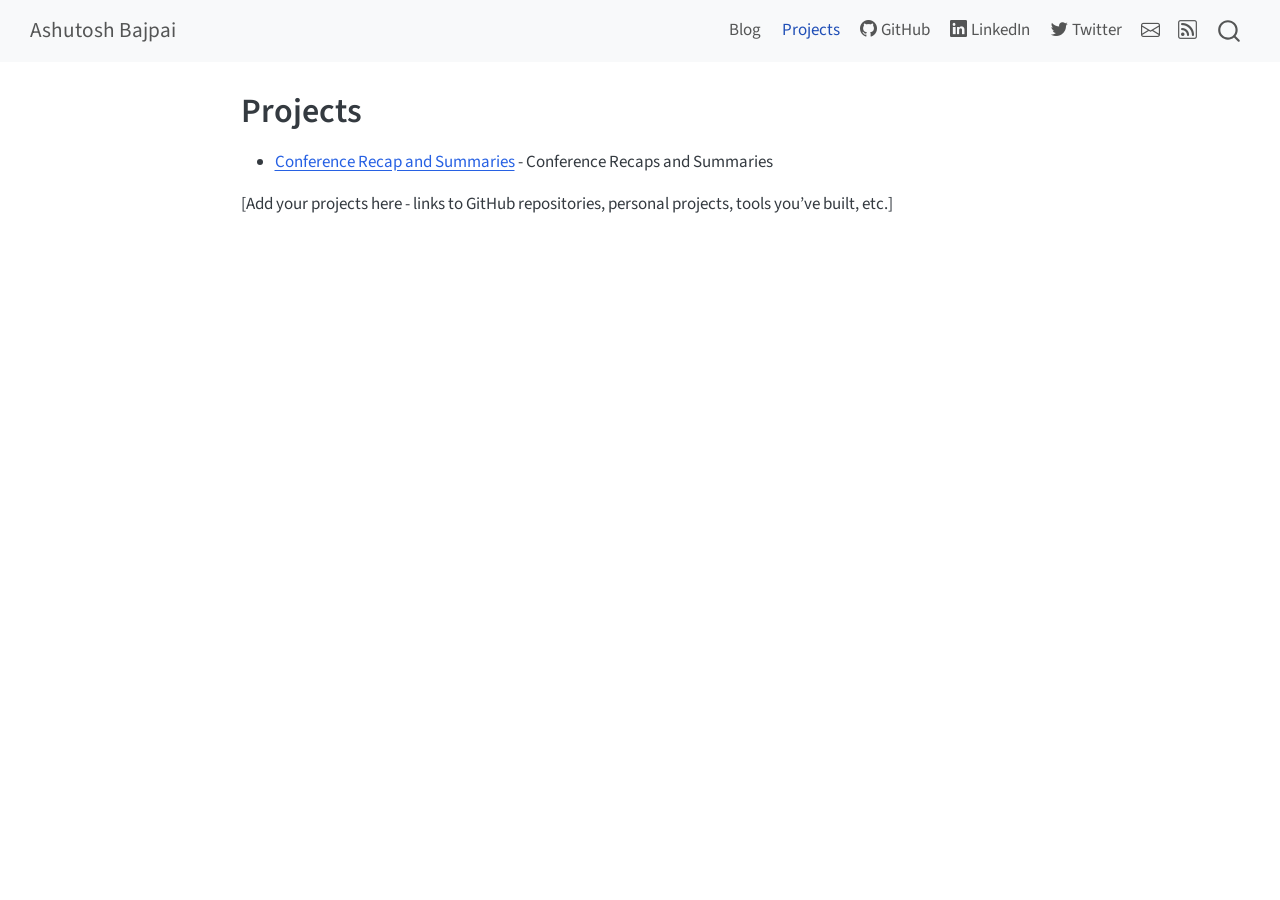
<file: projects.html>
<!DOCTYPE html>
<html xmlns="http://www.w3.org/1999/xhtml" lang="en" xml:lang="en"><head>

<meta charset="utf-8">
<meta name="generator" content="quarto-1.8.27">

<meta name="viewport" content="width=device-width, initial-scale=1.0, user-scalable=yes">


<title>Projects – Ashutosh Bajpai</title>
<style>
code{white-space: pre-wrap;}
span.smallcaps{font-variant: small-caps;}
div.columns{display: flex; gap: min(4vw, 1.5em);}
div.column{flex: auto; overflow-x: auto;}
div.hanging-indent{margin-left: 1.5em; text-indent: -1.5em;}
ul.task-list{list-style: none;}
ul.task-list li input[type="checkbox"] {
  width: 0.8em;
  margin: 0 0.8em 0.2em -1em; /* quarto-specific, see https://github.com/quarto-dev/quarto-cli/issues/4556 */ 
  vertical-align: middle;
}
</style>


<script src="site_libs/quarto-nav/quarto-nav.js"></script>
<script src="site_libs/quarto-nav/headroom.min.js"></script>
<script src="site_libs/clipboard/clipboard.min.js"></script>
<script src="site_libs/quarto-search/autocomplete.umd.js"></script>
<script src="site_libs/quarto-search/fuse.min.js"></script>
<script src="site_libs/quarto-search/quarto-search.js"></script>
<meta name="quarto:offset" content="./">
<script src="site_libs/quarto-html/quarto.js" type="module"></script>
<script src="site_libs/quarto-html/tabsets/tabsets.js" type="module"></script>
<script src="site_libs/quarto-html/axe/axe-check.js" type="module"></script>
<script src="site_libs/quarto-html/popper.min.js"></script>
<script src="site_libs/quarto-html/tippy.umd.min.js"></script>
<script src="site_libs/quarto-html/anchor.min.js"></script>
<link href="site_libs/quarto-html/tippy.css" rel="stylesheet">
<link href="site_libs/quarto-html/quarto-syntax-highlighting-ed96de9b727972fe78a7b5d16c58bf87.css" rel="stylesheet" id="quarto-text-highlighting-styles">
<script src="site_libs/bootstrap/bootstrap.min.js"></script>
<link href="site_libs/bootstrap/bootstrap-icons.css" rel="stylesheet">
<link href="site_libs/bootstrap/bootstrap-afa37c5c79185640b9c231024f4fe5ea.min.css" rel="stylesheet" append-hash="true" id="quarto-bootstrap" data-mode="light">
<script id="quarto-search-options" type="application/json">{
  "location": "navbar",
  "copy-button": false,
  "collapse-after": 3,
  "panel-placement": "end",
  "type": "overlay",
  "limit": 50,
  "keyboard-shortcut": [
    "f",
    "/",
    "s"
  ],
  "show-item-context": false,
  "language": {
    "search-no-results-text": "No results",
    "search-matching-documents-text": "matching documents",
    "search-copy-link-title": "Copy link to search",
    "search-hide-matches-text": "Hide additional matches",
    "search-more-match-text": "more match in this document",
    "search-more-matches-text": "more matches in this document",
    "search-clear-button-title": "Clear",
    "search-text-placeholder": "",
    "search-detached-cancel-button-title": "Cancel",
    "search-submit-button-title": "Submit",
    "search-label": "Search"
  }
}</script>


<link rel="stylesheet" href="styles.css">
<meta property="og:title" content="Projects – Ashutosh Bajpai">
<meta property="og:description" content="This is Ashutosh Bajpai’s personal website">
<meta property="og:site_name" content="Ashutosh Bajpai">
<meta name="twitter:title" content="Projects – Ashutosh Bajpai">
<meta name="twitter:description" content="This is Ashutosh Bajpai’s personal website">
<meta name="twitter:card" content="summary_large_image">
</head>

<body class="nav-fixed fullcontent quarto-light">

<div id="quarto-search-results"></div>
  <header id="quarto-header" class="headroom fixed-top">
    <nav class="navbar navbar-expand-lg " data-bs-theme="dark">
      <div class="navbar-container container-fluid">
      <div class="navbar-brand-container mx-auto">
    <a class="navbar-brand" href="./index.html">
    <span class="navbar-title">Ashutosh Bajpai</span>
    </a>
  </div>
            <div id="quarto-search" class="" title="Search"></div>
          <button class="navbar-toggler" type="button" data-bs-toggle="collapse" data-bs-target="#navbarCollapse" aria-controls="navbarCollapse" role="menu" aria-expanded="false" aria-label="Toggle navigation" onclick="if (window.quartoToggleHeadroom) { window.quartoToggleHeadroom(); }">
  <span class="navbar-toggler-icon"></span>
</button>
          <div class="collapse navbar-collapse" id="navbarCollapse">
            <ul class="navbar-nav navbar-nav-scroll ms-auto">
  <li class="nav-item">
    <a class="nav-link" href="./blog.html"> 
<span class="menu-text">Blog</span></a>
  </li>  
  <li class="nav-item">
    <a class="nav-link active" href="./projects.html" aria-current="page"> 
<span class="menu-text">Projects</span></a>
  </li>  
  <li class="nav-item">
    <a class="nav-link" href="https://github.com/ashutoshbajpai007"> <i class="bi bi-github" role="img">
</i> 
<span class="menu-text">GitHub</span></a>
  </li>  
  <li class="nav-item">
    <a class="nav-link" href="https://www.linkedin.com/in/ashutosh-bajpai-devops/"> <i class="bi bi-linkedin" role="img">
</i> 
<span class="menu-text">LinkedIn</span></a>
  </li>  
  <li class="nav-item">
    <a class="nav-link" href="https://twitter.com/YOUR_TWITTER_HANDLE"> <i class="bi bi-twitter" role="img">
</i> 
<span class="menu-text">Twitter</span></a>
  </li>  
  <li class="nav-item compact">
    <a class="nav-link" href="mailto:ashutosh.bajpai00007@gmail.com"> <i class="bi bi-envelope" role="img">
</i> 
<span class="menu-text"></span></a>
  </li>  
  <li class="nav-item compact">
    <a class="nav-link" href="./blog.xml"> <i class="bi bi-rss" role="img">
</i> 
<span class="menu-text"></span></a>
  </li>  
</ul>
          </div> <!-- /navcollapse -->
            <div class="quarto-navbar-tools">
</div>
      </div> <!-- /container-fluid -->
    </nav>
</header>
<!-- content -->
<div id="quarto-content" class="quarto-container page-columns page-rows-contents page-layout-article page-navbar">
<!-- sidebar -->
<!-- margin-sidebar -->
    
<!-- main -->
<main class="content" id="quarto-document-content">

<header id="title-block-header" class="quarto-title-block default">
<div class="quarto-title">
<h1 class="title">Projects</h1>
</div>



<div class="quarto-title-meta">

    
  
    
  </div>
  


</header>


<ul>
<li><a href="./conferences.html">Conference Recap and Summaries</a> - Conference Recaps and Summaries</li>
</ul>
<p>[Add your projects here - links to GitHub repositories, personal projects, tools you’ve built, etc.]</p>



</main> <!-- /main -->
<script id="quarto-html-after-body" type="application/javascript">
  window.document.addEventListener("DOMContentLoaded", function (event) {
    const icon = "";
    const anchorJS = new window.AnchorJS();
    anchorJS.options = {
      placement: 'right',
      icon: icon
    };
    anchorJS.add('.anchored');
    const isCodeAnnotation = (el) => {
      for (const clz of el.classList) {
        if (clz.startsWith('code-annotation-')) {                     
          return true;
        }
      }
      return false;
    }
    const onCopySuccess = function(e) {
      // button target
      const button = e.trigger;
      // don't keep focus
      button.blur();
      // flash "checked"
      button.classList.add('code-copy-button-checked');
      var currentTitle = button.getAttribute("title");
      button.setAttribute("title", "Copied!");
      let tooltip;
      if (window.bootstrap) {
        button.setAttribute("data-bs-toggle", "tooltip");
        button.setAttribute("data-bs-placement", "left");
        button.setAttribute("data-bs-title", "Copied!");
        tooltip = new bootstrap.Tooltip(button, 
          { trigger: "manual", 
            customClass: "code-copy-button-tooltip",
            offset: [0, -8]});
        tooltip.show();    
      }
      setTimeout(function() {
        if (tooltip) {
          tooltip.hide();
          button.removeAttribute("data-bs-title");
          button.removeAttribute("data-bs-toggle");
          button.removeAttribute("data-bs-placement");
        }
        button.setAttribute("title", currentTitle);
        button.classList.remove('code-copy-button-checked');
      }, 1000);
      // clear code selection
      e.clearSelection();
    }
    const getTextToCopy = function(trigger) {
      const outerScaffold = trigger.parentElement.cloneNode(true);
      const codeEl = outerScaffold.querySelector('code');
      for (const childEl of codeEl.children) {
        if (isCodeAnnotation(childEl)) {
          childEl.remove();
        }
      }
      return codeEl.innerText;
    }
    const clipboard = new window.ClipboardJS('.code-copy-button:not([data-in-quarto-modal])', {
      text: getTextToCopy
    });
    clipboard.on('success', onCopySuccess);
    if (window.document.getElementById('quarto-embedded-source-code-modal')) {
      const clipboardModal = new window.ClipboardJS('.code-copy-button[data-in-quarto-modal]', {
        text: getTextToCopy,
        container: window.document.getElementById('quarto-embedded-source-code-modal')
      });
      clipboardModal.on('success', onCopySuccess);
    }
      var localhostRegex = new RegExp(/^(?:http|https):\/\/localhost\:?[0-9]*\//);
      var mailtoRegex = new RegExp(/^mailto:/);
        var filterRegex = new RegExp("https:\/ashutoshbajpai007\.github\.io\/blog\.html");
      var isInternal = (href) => {
          return filterRegex.test(href) || localhostRegex.test(href) || mailtoRegex.test(href);
      }
      // Inspect non-navigation links and adorn them if external
     var links = window.document.querySelectorAll('a[href]:not(.nav-link):not(.navbar-brand):not(.toc-action):not(.sidebar-link):not(.sidebar-item-toggle):not(.pagination-link):not(.no-external):not([aria-hidden]):not(.dropdown-item):not(.quarto-navigation-tool):not(.about-link)');
      for (var i=0; i<links.length; i++) {
        const link = links[i];
        if (!isInternal(link.href)) {
          // undo the damage that might have been done by quarto-nav.js in the case of
          // links that we want to consider external
          if (link.dataset.originalHref !== undefined) {
            link.href = link.dataset.originalHref;
          }
        }
      }
    function tippyHover(el, contentFn, onTriggerFn, onUntriggerFn) {
      const config = {
        allowHTML: true,
        maxWidth: 500,
        delay: 100,
        arrow: false,
        appendTo: function(el) {
            return el.parentElement;
        },
        interactive: true,
        interactiveBorder: 10,
        theme: 'quarto',
        placement: 'bottom-start',
      };
      if (contentFn) {
        config.content = contentFn;
      }
      if (onTriggerFn) {
        config.onTrigger = onTriggerFn;
      }
      if (onUntriggerFn) {
        config.onUntrigger = onUntriggerFn;
      }
      window.tippy(el, config); 
    }
    const noterefs = window.document.querySelectorAll('a[role="doc-noteref"]');
    for (var i=0; i<noterefs.length; i++) {
      const ref = noterefs[i];
      tippyHover(ref, function() {
        // use id or data attribute instead here
        let href = ref.getAttribute('data-footnote-href') || ref.getAttribute('href');
        try { href = new URL(href).hash; } catch {}
        const id = href.replace(/^#\/?/, "");
        const note = window.document.getElementById(id);
        if (note) {
          return note.innerHTML;
        } else {
          return "";
        }
      });
    }
    const xrefs = window.document.querySelectorAll('a.quarto-xref');
    const processXRef = (id, note) => {
      // Strip column container classes
      const stripColumnClz = (el) => {
        el.classList.remove("page-full", "page-columns");
        if (el.children) {
          for (const child of el.children) {
            stripColumnClz(child);
          }
        }
      }
      stripColumnClz(note)
      if (id === null || id.startsWith('sec-')) {
        // Special case sections, only their first couple elements
        const container = document.createElement("div");
        if (note.children && note.children.length > 2) {
          container.appendChild(note.children[0].cloneNode(true));
          for (let i = 1; i < note.children.length; i++) {
            const child = note.children[i];
            if (child.tagName === "P" && child.innerText === "") {
              continue;
            } else {
              container.appendChild(child.cloneNode(true));
              break;
            }
          }
          if (window.Quarto?.typesetMath) {
            window.Quarto.typesetMath(container);
          }
          return container.innerHTML
        } else {
          if (window.Quarto?.typesetMath) {
            window.Quarto.typesetMath(note);
          }
          return note.innerHTML;
        }
      } else {
        // Remove any anchor links if they are present
        const anchorLink = note.querySelector('a.anchorjs-link');
        if (anchorLink) {
          anchorLink.remove();
        }
        if (window.Quarto?.typesetMath) {
          window.Quarto.typesetMath(note);
        }
        if (note.classList.contains("callout")) {
          return note.outerHTML;
        } else {
          return note.innerHTML;
        }
      }
    }
    for (var i=0; i<xrefs.length; i++) {
      const xref = xrefs[i];
      tippyHover(xref, undefined, function(instance) {
        instance.disable();
        let url = xref.getAttribute('href');
        let hash = undefined; 
        if (url.startsWith('#')) {
          hash = url;
        } else {
          try { hash = new URL(url).hash; } catch {}
        }
        if (hash) {
          const id = hash.replace(/^#\/?/, "");
          const note = window.document.getElementById(id);
          if (note !== null) {
            try {
              const html = processXRef(id, note.cloneNode(true));
              instance.setContent(html);
            } finally {
              instance.enable();
              instance.show();
            }
          } else {
            // See if we can fetch this
            fetch(url.split('#')[0])
            .then(res => res.text())
            .then(html => {
              const parser = new DOMParser();
              const htmlDoc = parser.parseFromString(html, "text/html");
              const note = htmlDoc.getElementById(id);
              if (note !== null) {
                const html = processXRef(id, note);
                instance.setContent(html);
              } 
            }).finally(() => {
              instance.enable();
              instance.show();
            });
          }
        } else {
          // See if we can fetch a full url (with no hash to target)
          // This is a special case and we should probably do some content thinning / targeting
          fetch(url)
          .then(res => res.text())
          .then(html => {
            const parser = new DOMParser();
            const htmlDoc = parser.parseFromString(html, "text/html");
            const note = htmlDoc.querySelector('main.content');
            if (note !== null) {
              // This should only happen for chapter cross references
              // (since there is no id in the URL)
              // remove the first header
              if (note.children.length > 0 && note.children[0].tagName === "HEADER") {
                note.children[0].remove();
              }
              const html = processXRef(null, note);
              instance.setContent(html);
            } 
          }).finally(() => {
            instance.enable();
            instance.show();
          });
        }
      }, function(instance) {
      });
    }
        let selectedAnnoteEl;
        const selectorForAnnotation = ( cell, annotation) => {
          let cellAttr = 'data-code-cell="' + cell + '"';
          let lineAttr = 'data-code-annotation="' +  annotation + '"';
          const selector = 'span[' + cellAttr + '][' + lineAttr + ']';
          return selector;
        }
        const selectCodeLines = (annoteEl) => {
          const doc = window.document;
          const targetCell = annoteEl.getAttribute("data-target-cell");
          const targetAnnotation = annoteEl.getAttribute("data-target-annotation");
          const annoteSpan = window.document.querySelector(selectorForAnnotation(targetCell, targetAnnotation));
          const lines = annoteSpan.getAttribute("data-code-lines").split(",");
          const lineIds = lines.map((line) => {
            return targetCell + "-" + line;
          })
          let top = null;
          let height = null;
          let parent = null;
          if (lineIds.length > 0) {
              //compute the position of the single el (top and bottom and make a div)
              const el = window.document.getElementById(lineIds[0]);
              top = el.offsetTop;
              height = el.offsetHeight;
              parent = el.parentElement.parentElement;
            if (lineIds.length > 1) {
              const lastEl = window.document.getElementById(lineIds[lineIds.length - 1]);
              const bottom = lastEl.offsetTop + lastEl.offsetHeight;
              height = bottom - top;
            }
            if (top !== null && height !== null && parent !== null) {
              // cook up a div (if necessary) and position it 
              let div = window.document.getElementById("code-annotation-line-highlight");
              if (div === null) {
                div = window.document.createElement("div");
                div.setAttribute("id", "code-annotation-line-highlight");
                div.style.position = 'absolute';
                parent.appendChild(div);
              }
              div.style.top = top - 2 + "px";
              div.style.height = height + 4 + "px";
              div.style.left = 0;
              let gutterDiv = window.document.getElementById("code-annotation-line-highlight-gutter");
              if (gutterDiv === null) {
                gutterDiv = window.document.createElement("div");
                gutterDiv.setAttribute("id", "code-annotation-line-highlight-gutter");
                gutterDiv.style.position = 'absolute';
                const codeCell = window.document.getElementById(targetCell);
                const gutter = codeCell.querySelector('.code-annotation-gutter');
                gutter.appendChild(gutterDiv);
              }
              gutterDiv.style.top = top - 2 + "px";
              gutterDiv.style.height = height + 4 + "px";
            }
            selectedAnnoteEl = annoteEl;
          }
        };
        const unselectCodeLines = () => {
          const elementsIds = ["code-annotation-line-highlight", "code-annotation-line-highlight-gutter"];
          elementsIds.forEach((elId) => {
            const div = window.document.getElementById(elId);
            if (div) {
              div.remove();
            }
          });
          selectedAnnoteEl = undefined;
        };
          // Handle positioning of the toggle
      window.addEventListener(
        "resize",
        throttle(() => {
          elRect = undefined;
          if (selectedAnnoteEl) {
            selectCodeLines(selectedAnnoteEl);
          }
        }, 10)
      );
      function throttle(fn, ms) {
      let throttle = false;
      let timer;
        return (...args) => {
          if(!throttle) { // first call gets through
              fn.apply(this, args);
              throttle = true;
          } else { // all the others get throttled
              if(timer) clearTimeout(timer); // cancel #2
              timer = setTimeout(() => {
                fn.apply(this, args);
                timer = throttle = false;
              }, ms);
          }
        };
      }
        // Attach click handler to the DT
        const annoteDls = window.document.querySelectorAll('dt[data-target-cell]');
        for (const annoteDlNode of annoteDls) {
          annoteDlNode.addEventListener('click', (event) => {
            const clickedEl = event.target;
            if (clickedEl !== selectedAnnoteEl) {
              unselectCodeLines();
              const activeEl = window.document.querySelector('dt[data-target-cell].code-annotation-active');
              if (activeEl) {
                activeEl.classList.remove('code-annotation-active');
              }
              selectCodeLines(clickedEl);
              clickedEl.classList.add('code-annotation-active');
            } else {
              // Unselect the line
              unselectCodeLines();
              clickedEl.classList.remove('code-annotation-active');
            }
          });
        }
    const findCites = (el) => {
      const parentEl = el.parentElement;
      if (parentEl) {
        const cites = parentEl.dataset.cites;
        if (cites) {
          return {
            el,
            cites: cites.split(' ')
          };
        } else {
          return findCites(el.parentElement)
        }
      } else {
        return undefined;
      }
    };
    var bibliorefs = window.document.querySelectorAll('a[role="doc-biblioref"]');
    for (var i=0; i<bibliorefs.length; i++) {
      const ref = bibliorefs[i];
      const citeInfo = findCites(ref);
      if (citeInfo) {
        tippyHover(citeInfo.el, function() {
          var popup = window.document.createElement('div');
          citeInfo.cites.forEach(function(cite) {
            var citeDiv = window.document.createElement('div');
            citeDiv.classList.add('hanging-indent');
            citeDiv.classList.add('csl-entry');
            var biblioDiv = window.document.getElementById('ref-' + cite);
            if (biblioDiv) {
              citeDiv.innerHTML = biblioDiv.innerHTML;
            }
            popup.appendChild(citeDiv);
          });
          return popup.innerHTML;
        });
      }
    }
  });
  </script>
</div> <!-- /content -->




</body></html>
</file>
<file: site_libs/quarto-html/tippy.css>
.tippy-box[data-animation=fade][data-state=hidden]{opacity:0}[data-tippy-root]{max-width:calc(100vw - 10px)}.tippy-box{position:relative;background-color:#333;color:#fff;border-radius:4px;font-size:14px;line-height:1.4;white-space:normal;outline:0;transition-property:transform,visibility,opacity}.tippy-box[data-placement^=top]>.tippy-arrow{bottom:0}.tippy-box[data-placement^=top]>.tippy-arrow:before{bottom:-7px;left:0;border-width:8px 8px 0;border-top-color:initial;transform-origin:center top}.tippy-box[data-placement^=bottom]>.tippy-arrow{top:0}.tippy-box[data-placement^=bottom]>.tippy-arrow:before{top:-7px;left:0;border-width:0 8px 8px;border-bottom-color:initial;transform-origin:center bottom}.tippy-box[data-placement^=left]>.tippy-arrow{right:0}.tippy-box[data-placement^=left]>.tippy-arrow:before{border-width:8px 0 8px 8px;border-left-color:initial;right:-7px;transform-origin:center left}.tippy-box[data-placement^=right]>.tippy-arrow{left:0}.tippy-box[data-placement^=right]>.tippy-arrow:before{left:-7px;border-width:8px 8px 8px 0;border-right-color:initial;transform-origin:center right}.tippy-box[data-inertia][data-state=visible]{transition-timing-function:cubic-bezier(.54,1.5,.38,1.11)}.tippy-arrow{width:16px;height:16px;color:#333}.tippy-arrow:before{content:"";position:absolute;border-color:transparent;border-style:solid}.tippy-content{position:relative;padding:5px 9px;z-index:1}
</file>
<file: site_libs/quarto-html/quarto-syntax-highlighting-ed96de9b727972fe78a7b5d16c58bf87.css>
/* quarto syntax highlight colors */
:root {
  --quarto-hl-ot-color: #003B4F;
  --quarto-hl-at-color: #657422;
  --quarto-hl-ss-color: #20794D;
  --quarto-hl-an-color: #5E5E5E;
  --quarto-hl-fu-color: #4758AB;
  --quarto-hl-st-color: #20794D;
  --quarto-hl-cf-color: #003B4F;
  --quarto-hl-op-color: #5E5E5E;
  --quarto-hl-er-color: #AD0000;
  --quarto-hl-bn-color: #AD0000;
  --quarto-hl-al-color: #AD0000;
  --quarto-hl-va-color: #111111;
  --quarto-hl-bu-color: inherit;
  --quarto-hl-ex-color: inherit;
  --quarto-hl-pp-color: #AD0000;
  --quarto-hl-in-color: #5E5E5E;
  --quarto-hl-vs-color: #20794D;
  --quarto-hl-wa-color: #5E5E5E;
  --quarto-hl-do-color: #5E5E5E;
  --quarto-hl-im-color: #00769E;
  --quarto-hl-ch-color: #20794D;
  --quarto-hl-dt-color: #AD0000;
  --quarto-hl-fl-color: #AD0000;
  --quarto-hl-co-color: #5E5E5E;
  --quarto-hl-cv-color: #5E5E5E;
  --quarto-hl-cn-color: #8f5902;
  --quarto-hl-sc-color: #5E5E5E;
  --quarto-hl-dv-color: #AD0000;
  --quarto-hl-kw-color: #003B4F;
}

/* other quarto variables */
:root {
  --quarto-font-monospace: SFMono-Regular, Menlo, Monaco, Consolas, "Liberation Mono", "Courier New", monospace;
}

/* syntax highlight based on Pandoc's rules */
pre > code.sourceCode > span {
  color: #003B4F;
}

code.sourceCode > span {
  color: #003B4F;
}

div.sourceCode,
div.sourceCode pre.sourceCode {
  color: #003B4F;
}

/* Normal */
code span {
  color: #003B4F;
}

/* Alert */
code span.al {
  color: #AD0000;
  font-style: inherit;
}

/* Annotation */
code span.an {
  color: #5E5E5E;
  font-style: inherit;
}

/* Attribute */
code span.at {
  color: #657422;
  font-style: inherit;
}

/* BaseN */
code span.bn {
  color: #AD0000;
  font-style: inherit;
}

/* BuiltIn */
code span.bu {
  font-style: inherit;
}

/* ControlFlow */
code span.cf {
  color: #003B4F;
  font-weight: bold;
  font-style: inherit;
}

/* Char */
code span.ch {
  color: #20794D;
  font-style: inherit;
}

/* Constant */
code span.cn {
  color: #8f5902;
  font-style: inherit;
}

/* Comment */
code span.co {
  color: #5E5E5E;
  font-style: inherit;
}

/* CommentVar */
code span.cv {
  color: #5E5E5E;
  font-style: italic;
}

/* Documentation */
code span.do {
  color: #5E5E5E;
  font-style: italic;
}

/* DataType */
code span.dt {
  color: #AD0000;
  font-style: inherit;
}

/* DecVal */
code span.dv {
  color: #AD0000;
  font-style: inherit;
}

/* Error */
code span.er {
  color: #AD0000;
  font-style: inherit;
}

/* Extension */
code span.ex {
  font-style: inherit;
}

/* Float */
code span.fl {
  color: #AD0000;
  font-style: inherit;
}

/* Function */
code span.fu {
  color: #4758AB;
  font-style: inherit;
}

/* Import */
code span.im {
  color: #00769E;
  font-style: inherit;
}

/* Information */
code span.in {
  color: #5E5E5E;
  font-style: inherit;
}

/* Keyword */
code span.kw {
  color: #003B4F;
  font-weight: bold;
  font-style: inherit;
}

/* Operator */
code span.op {
  color: #5E5E5E;
  font-style: inherit;
}

/* Other */
code span.ot {
  color: #003B4F;
  font-style: inherit;
}

/* Preprocessor */
code span.pp {
  color: #AD0000;
  font-style: inherit;
}

/* SpecialChar */
code span.sc {
  color: #5E5E5E;
  font-style: inherit;
}

/* SpecialString */
code span.ss {
  color: #20794D;
  font-style: inherit;
}

/* String */
code span.st {
  color: #20794D;
  font-style: inherit;
}

/* Variable */
code span.va {
  color: #111111;
  font-style: inherit;
}

/* VerbatimString */
code span.vs {
  color: #20794D;
  font-style: inherit;
}

/* Warning */
code span.wa {
  color: #5E5E5E;
  font-style: italic;
}

.prevent-inlining {
  content: "</";
}

/*# sourceMappingURL=0920dd6d7437995b8cdf7429764427b1.css.map */
</file>
<file: styles.css>
/* css styles */

.github-stars {
  display: inline-block !important;
  visibility: visible !important;
  opacity: 1 !important;
  position: relative;
  z-index: 10;
  margin-left: 4px;
  vertical-align: middle;
  height: 20px;
  width: auto;
  box-shadow: none;
  font-size: 0.85em;
  color: #f1c40f;
  font-weight: bold;
  transition: color 0.2s;
}

a:hover .github-stars {
  color: #f39c12;
}
</file>
